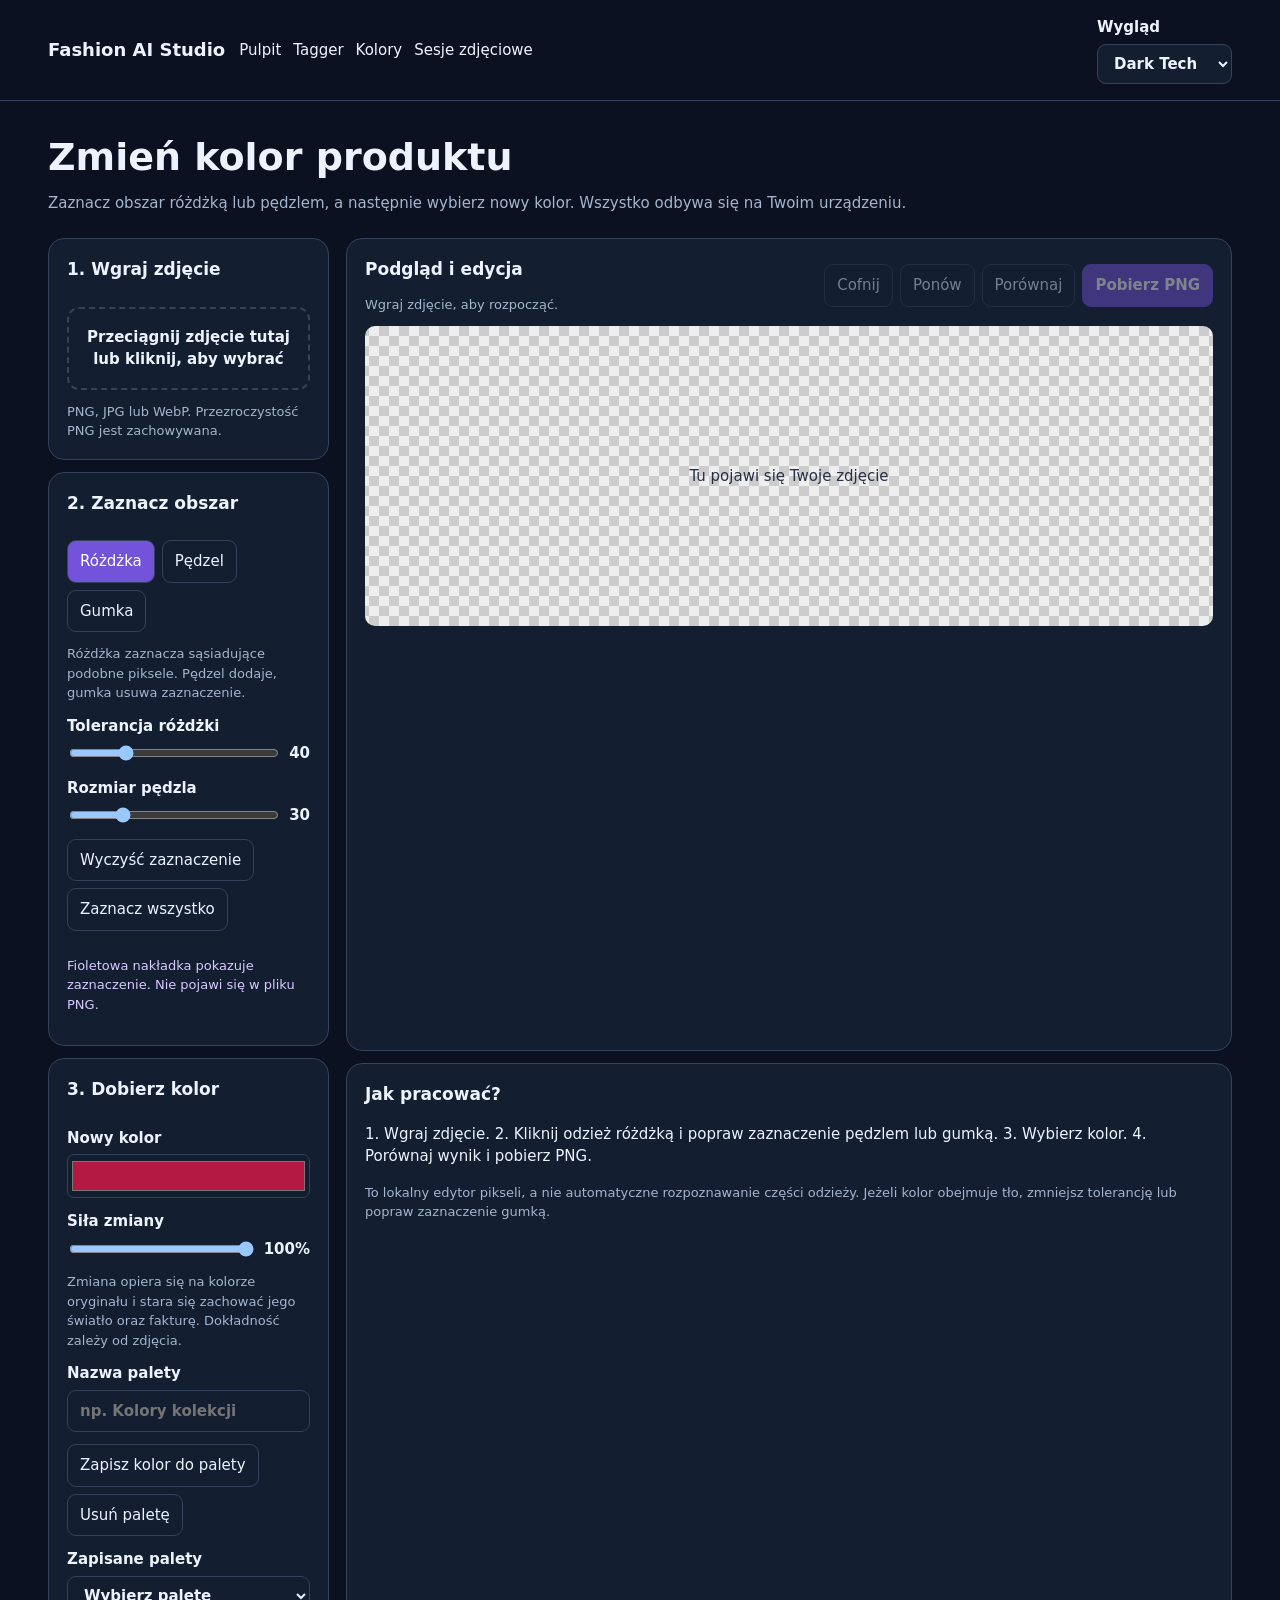
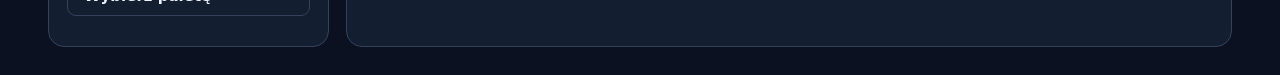
<file: apps/color-changer/index.html>
<!doctype html>
<html lang="pl" data-theme="dark-tech"><head><meta charset="utf-8"><meta name="viewport" content="width=device-width, initial-scale=1"><title>Zmiana koloru — Fashion AI Studio</title><link rel="stylesheet" href="../../shared/themes.css"><style>
:root{color-scheme:dark;--bg:#101524;--panel:#1b2335;--ink:#eff3ff;--muted:#a8b7ce;--line:#42516a;--accent:#8062ee}*{box-sizing:border-box}body{margin:0;background:var(--bg);color:var(--ink);font:15px/1.5 system-ui,sans-serif}header{padding:16px clamp(16px,4vw,48px);border-bottom:1px solid var(--line);display:flex;align-items:center;flex-wrap:wrap;gap:14px}header strong{font-size:18px}nav{display:flex;gap:12px;flex-wrap:wrap;flex:1}a{color:var(--ink);text-decoration:none}a:hover{text-decoration:underline}main{max-width:1450px;margin:auto;padding:28px clamp(16px,4vw,48px)}h1{margin:0;font-size:clamp(25px,4vw,38px)}h2{font-size:17px;margin:0 0 12px}.intro,.hint{color:var(--muted)}.intro{margin:6px 0 24px}.grid{display:grid;grid-template-columns:280px minmax(0,1fr);gap:18px}.panel{background:var(--panel);border:1px solid var(--line);border-radius:16px;padding:18px}.stack{display:grid;gap:12px}label{display:grid;gap:5px;font-weight:600}input,button,select{font:inherit}button,.upload,select,input[type=text],input[type=number]{border:1px solid var(--line);border-radius:9px;background:var(--panel);color:var(--ink);padding:9px 12px}button,.upload{cursor:pointer}button:hover,.upload:hover{filter:brightness(1.2)}button:focus-visible,input:focus-visible,select:focus-visible{outline:3px solid #a398ff;outline-offset:2px}button:disabled{opacity:.45;cursor:not-allowed}button.primary,.upload{background:#7353da;color:#fff;border-color:#7353da;font-weight:700}.tools,.row{display:flex;flex-wrap:wrap;gap:7px}.tools button[aria-pressed=true]{background:#7353da;color:#fff}.hint{font-size:13px;margin:0}.drop{display:block;text-align:center;border:2px dashed var(--line);border-radius:12px;padding:17px;cursor:pointer}.drop.drag{border-color:#ac9aff;background:#6655aa33}.canvas-wrap{position:relative;background:repeating-conic-gradient(#eee 0% 25%,#ccc 0% 50%) 50%/20px 20px;overflow:auto;border-radius:10px;min-height:300px;display:grid;place-items:center}.canvas-wrap canvas{max-width:100%;max-height:72vh;object-fit:contain;touch-action:none;display:block;cursor:crosshair}.empty{color:#273046;padding:32px;text-align:center}.compare{display:grid;grid-template-columns:1fr 1fr;gap:12px}.compare[hidden], [hidden]{display:none!important}.compare .canvas-wrap{min-height:200px}.compare canvas{max-height:56vh}.bar{display:flex;justify-content:space-between;align-items:center;flex-wrap:wrap;gap:8px;margin-bottom:12px}.toast{position:fixed;bottom:20px;right:20px;max-width:360px;background:#0d7149;color:white;border-radius:9px;padding:12px 16px;box-shadow:0 6px 20px #0005}.toast.error{background:#a52936}.swatches{display:flex;gap:7px;flex-wrap:wrap}.swatches button{width:36px;height:36px;padding:0;border:2px solid #fff9}.range-row{display:flex;align-items:center;gap:8px}.range-row input{flex:1;min-width:0}input[type=color]{height:44px;width:100%;padding:2px;border:1px solid var(--line);border-radius:7px;background:var(--panel)}.mask-note{font-size:13px;color:#d9caff} @media(max-width:780px){.grid{grid-template-columns:1fr}.compare{grid-template-columns:1fr}.canvas-wrap{min-height:220px}header nav{order:3;flex-basis:100%}}
</style></head><body><header><strong>Fashion AI Studio</strong><nav aria-label="Moduły"><a href="../dashboard/index.html">Pulpit</a><a href="../tagger/index.html">Tagger</a><a href="../color-changer/index.html" aria-current="page">Kolory</a><a href="../photoshoot/index.html">Sesje zdjęciowe</a></nav><label>Wygląd <select data-theme-switcher aria-label="Wybierz wygląd"><option value="dark-tech">Dark Tech</option><option value="luxury">Luxury</option><option value="cyber">Cyber</option><option value="minimal">Minimal</option><option value="enterprise">Enterprise</option></select></label></header><main><h1>Zmień kolor produktu</h1><p class="intro">Zaznacz obszar różdżką lub pędzlem, a następnie wybierz nowy kolor. Wszystko odbywa się na Twoim urządzeniu.</p><div class="grid"><aside class="stack"><section class="panel stack"><h2>1. Wgraj zdjęcie</h2><label class="drop" id="drop">Przeciągnij zdjęcie tutaj lub kliknij, aby wybrać<input id="file" type="file" accept="image/png,image/jpeg,image/webp" hidden></label><p class="hint">PNG, JPG lub WebP. Przezroczystość PNG jest zachowywana.</p></section><section class="panel stack"><h2>2. Zaznacz obszar</h2><div class="tools" role="group" aria-label="Narzędzie zaznaczania"><button type="button" data-tool="wand" aria-pressed="true">Różdżka</button><button type="button" data-tool="brush" aria-pressed="false">Pędzel</button><button type="button" data-tool="erase" aria-pressed="false">Gumka</button></div><p class="hint">Różdżka zaznacza sąsiadujące podobne piksele. Pędzel dodaje, gumka usuwa zaznaczenie.</p><label>Tolerancja różdżki <span class="range-row"><input id="tolerance" type="range" min="0" max="160" value="40"><output id="tolValue">40</output></span></label><label>Rozmiar pędzla <span class="range-row"><input id="size" type="range" min="2" max="120" value="30"><output id="sizeValue">30</output></span></label><div class="row"><button id="clearMask">Wyczyść zaznaczenie</button><button id="allMask">Zaznacz wszystko</button></div><p class="mask-note">Fioletowa nakładka pokazuje zaznaczenie. Nie pojawi się w pliku PNG.</p></section><section class="panel stack"><h2>3. Dobierz kolor</h2><label>Nowy kolor <input type="color" id="color" value="#b31942"></label><label>Siła zmiany <span class="range-row"><input id="strength" type="range" min="0" max="100" value="100"><output id="strengthValue">100%</output></span></label><p class="hint">Zmiana opiera się na kolorze oryginału i stara się zachować jego światło oraz fakturę. Dokładność zależy od zdjęcia.</p><label>Nazwa palety <input type="text" id="paletteName" maxlength="60" placeholder="np. Kolory kolekcji"></label><div class="row"><button id="savePalette">Zapisz kolor do palety</button><button id="deletePalette">Usuń paletę</button></div><label>Zapisane palety <select id="palettes"><option value="">Wybierz paletę</option></select></label><div id="swatches" class="swatches" aria-label="Kolory palety"></div></section></aside><section class="stack"><div class="panel"><div class="bar"><div><h2>Podgląd i edycja</h2><p class="hint" id="status" role="status">Wgraj zdjęcie, aby rozpocząć.</p></div><div class="row"><button id="undo" disabled>Cofnij</button><button id="redo" disabled>Ponów</button><button id="compare" disabled>Porównaj</button><button id="download" class="primary" disabled>Pobierz PNG</button></div></div><div id="single" class="canvas-wrap"><span id="empty" class="empty">Tu pojawi się Twoje zdjęcie</span><canvas id="canvas" hidden aria-label="Obraz do zaznaczenia i zmiany koloru"></canvas></div><div id="comparison" class="compare" hidden><div><h2>Oryginał</h2><div class="canvas-wrap"><canvas id="original"></canvas></div></div><div><h2>Po zmianie</h2><div class="canvas-wrap"><canvas id="result"></canvas></div></div><p class="hint">Aby dalej zaznaczać obszary, wróć do edycji.</p></div></div><div class="panel"><h2>Jak pracować?</h2><p>1. Wgraj zdjęcie. 2. Kliknij odzież różdżką i popraw zaznaczenie pędzlem lub gumką. 3. Wybierz kolor. 4. Porównaj wynik i pobierz PNG.</p><p class="hint">To lokalny edytor pikseli, a nie automatyczne rozpoznawanie części odzieży. Jeżeli kolor obejmuje tło, zmniejsz tolerancję lub popraw zaznaczenie gumką.</p></div></section></div></main><div class="toast" id="toast" role="status" hidden></div><script src="../../shared/theme-switcher.js"></script><script>
(()=>{'use strict';
// Stan obrazu i zaznaczenia jest przechowywany lokalnie w pamięci strony.
const $=id=>document.getElementById(id), canvas=$('canvas'), ctx=canvas.getContext('2d',{willReadFrequently:true}), off=document.createElement('canvas'), octx=off.getContext('2d',{willReadFrequently:true});
let source=null, mask=null, tool='wand', drawing=false, last=null, undo=[],redo=[], restoring=false, comparison=false, lastColor=$('color').value,lastStrength=100, timer;
function toast(message,error=false){const t=$('toast');t.textContent=message;t.classList.toggle('error',error);t.hidden=false;clearTimeout(timer);timer=setTimeout(()=>t.hidden=true,4000)}
function updateButtons(){const ready=!!source;$('undo').disabled=!undo.length;$('redo').disabled=!redo.length;$('download').disabled=!ready;$('compare').disabled=!ready}
function state(){return {mask:mask?mask.slice():null,color:$('color').value,strength:$('strength').value}}
function snapshot(){if(!source||restoring)return;undo.push(state());if(undo.length>20)undo.shift();redo=[];updateButtons()}
function applyState(s){restoring=true;mask=s.mask.slice();$('color').value=s.color;$('strength').value=s.strength;lastColor=s.color;lastStrength=Number(s.strength);$('strengthValue').textContent=s.strength+'%';render();restoring=false}
function doUndo(){if(!undo.length)return;redo.push(state());applyState(undo.pop());updateButtons()}
function doRedo(){if(!redo.length)return;undo.push(state());applyState(redo.pop());updateButtons()}
// Zmiana barwy w HSL z zachowaniem składowej jasności oryginału.
function rgbToHsl(r,g,b){r/=255;g/=255;b/=255;const max=Math.max(r,g,b),min=Math.min(r,g,b),l=(max+min)/2,d=max-min;let h=0,s=0;if(d){s=d/(1-Math.abs(2*l-1));switch(max){case r:h=((g-b)/d)%6;break;case g:h=(b-r)/d+2;break;default:h=(r-g)/d+4}h=(h*60+360)%360}return [h,s,l]}
function hslToRgb(h,s,l){const c=(1-Math.abs(2*l-1))*s,x=c*(1-Math.abs((h/60)%2-1)),m=l-c/2;let p=h<60?[c,x,0]:h<120?[x,c,0]:h<180?[0,c,x]:h<240?[0,x,c]:h<300?[x,0,c]:[c,0,x];return p.map(v=>Math.round((v+m)*255))}
function render(){if(!source)return;const output=new ImageData(new Uint8ClampedArray(source.data),source.width,source.height),d=output.data, hex=$('color').value, rgb=[1,3,5].map(i=>parseInt(hex.slice(i,i+2),16)), [h,s]=rgbToHsl(...rgb), amount=Number($('strength').value)/100;for(let i=0;i<mask.length;i++){if(!mask[i])continue;const p=i*4,[,,l]=rgbToHsl(source.data[p],source.data[p+1],source.data[p+2]);const n=hslToRgb(h,s,l);for(let j=0;j<3;j++)d[p+j]=Math.round(source.data[p+j]*(1-amount)+n[j]*amount)}octx.putImageData(output,0,0);ctx.putImageData(output,0,0);if(!comparison){const overlay=ctx.createImageData(source.width,source.height);for(let i=0;i<mask.length;i++)if(mask[i]){const p=i*4;overlay.data[p]=131;overlay.data[p+1]=77;overlay.data[p+2]=255;overlay.data[p+3]=65}ctx.putImageData(overlay,0,0);ctx.globalCompositeOperation='destination-over';ctx.putImageData(output,0,0);ctx.globalCompositeOperation='source-over';/* putImageData nie respektuje composite; nakładka poniżej */ctx.putImageData(output,0,0);const mc=document.createElement('canvas');mc.width=source.width;mc.height=source.height;mc.getContext('2d').putImageData(overlay,0,0);ctx.drawImage(mc,0,0)}if(comparison){$('result').getContext('2d').putImageData(output,0,0)}}
async function loadFile(file){if(!file)return;if(!/^image\/(png|jpeg|webp)$/.test(file.type)){toast('Wybierz plik PNG, JPG lub WebP.',true);return}try{const url=URL.createObjectURL(file),img=new Image();await new Promise((res,rej)=>{img.onload=res;img.onerror=rej;img.src=url});URL.revokeObjectURL(url);const scale=Math.min(1,1600/Math.max(img.naturalWidth,img.naturalHeight));const w=Math.max(1,Math.round(img.naturalWidth*scale)),h=Math.max(1,Math.round(img.naturalHeight*scale));canvas.width=off.width=w;canvas.height=off.height=h;ctx.drawImage(img,0,0,w,h);source=ctx.getImageData(0,0,w,h);mask=new Uint8Array(w*h);undo=[];redo=[];comparison=false;$('single').hidden=false;$('comparison').hidden=true;$('compare').textContent='Porównaj';$('empty').hidden=true;canvas.hidden=false;$('status').textContent=`${file.name} · ${w} × ${h} px${scale<1?' · obraz dopasowany do edycji':''}`;render();updateButtons();toast('Zdjęcie wczytane. Zaznacz obszar do zmiany koloru.')}catch(e){toast('Nie udało się otworzyć obrazu.',true)}}
function coords(ev){const r=canvas.getBoundingClientRect();return {x:Math.max(0,Math.min(canvas.width-1,Math.floor((ev.clientX-r.left)*canvas.width/r.width))),y:Math.max(0,Math.min(canvas.height-1,Math.floor((ev.clientY-r.top)*canvas.height/r.height)))}}
function flood(x,y){const w=source.width,h=source.height,start=y*w+x,d=source.data,p=start*4;if(!d[p+3])return;const threshold=Number($('tolerance').value),visited=new Uint8Array(w*h),queue=new Int32Array(w*h);let head=0,tail=0;queue[tail++]=start;visited[start]=1;while(head<tail){const i=queue[head++],q=i*4;if(!d[q+3]||Math.max(Math.abs(d[q]-d[p]),Math.abs(d[q+1]-d[p+1]),Math.abs(d[q+2]-d[p+2]))>threshold)continue;mask[i]=1;const xx=i%w,yy=(i/w)|0;for(const n of [xx>0?i-1:-1,xx<w-1?i+1:-1,yy>0?i-w:-1,yy<h-1?i+w:-1])if(n>=0&&!visited[n]){visited[n]=1;queue[tail++]=n}}}
function paint(a,b){const r=Number($('size').value)/2,dx=b.x-a.x,dy=b.y-a.y,steps=Math.max(1,Math.ceil(Math.hypot(dx,dy)/Math.max(1,r/2))),w=source.width,h=source.height;for(let n=0;n<=steps;n++){const cx=a.x+dx*n/steps,cy=a.y+dy*n/steps;for(let y=Math.max(0,Math.floor(cy-r));y<=Math.min(h-1,Math.ceil(cy+r));y++)for(let x=Math.max(0,Math.floor(cx-r));x<=Math.min(w-1,Math.ceil(cx+r));x++)if((x-cx)**2+(y-cy)**2<=r*r&&source.data[(y*w+x)*4+3])mask[y*w+x]=tool==='erase'?0:1}}
canvas.addEventListener('pointerdown',e=>{if(!source||comparison)return;e.preventDefault();snapshot();const p=coords(e);if(tool==='wand'){flood(p.x,p.y);render();return}drawing=true;last=p;canvas.setPointerCapture(e.pointerId);paint(p,p);render()});canvas.addEventListener('pointermove',e=>{if(!drawing)return;const p=coords(e);paint(last,p);last=p;render()});canvas.addEventListener('pointerup',()=>{drawing=false});canvas.addEventListener('pointercancel',()=>{drawing=false});
document.querySelectorAll('[data-tool]').forEach(b=>b.addEventListener('click',()=>{tool=b.dataset.tool;document.querySelectorAll('[data-tool]').forEach(x=>x.setAttribute('aria-pressed',String(x===b)))}));$('file').addEventListener('change',e=>{loadFile(e.target.files[0]);e.target.value=''});const drop=$('drop');for(const event of ['dragenter','dragover'])drop.addEventListener(event,e=>{e.preventDefault();drop.classList.add('drag')});for(const event of ['dragleave','drop'])drop.addEventListener(event,e=>{e.preventDefault();drop.classList.remove('drag')});drop.addEventListener('drop',e=>loadFile(e.dataTransfer.files[0]));
$('clearMask').onclick=()=>{if(!source)return;snapshot();mask.fill(0);render()};$('allMask').onclick=()=>{if(!source)return;snapshot();for(let i=0;i<mask.length;i++)mask[i]=source.data[i*4+3]?1:0;render()};$('undo').onclick=doUndo;$('redo').onclick=doRedo;document.addEventListener('keydown',e=>{if((e.ctrlKey||e.metaKey)&&e.key.toLowerCase()==='z'){e.preventDefault();e.shiftKey?doRedo():doUndo()}else if((e.ctrlKey||e.metaKey)&&e.key.toLowerCase()==='y'){e.preventDefault();doRedo()}});
$('color').addEventListener('input',()=>{if(!source){lastColor=$('color').value;return}if(lastColor!==$('color').value){const next=$('color').value;$('color').value=lastColor;snapshot();$('color').value=next;lastColor=next}render()});$('strength').addEventListener('input',()=>{$('strengthValue').textContent=$('strength').value+'%';if(source){const next=$('strength').value;if(Number(next)!==lastStrength){$('strength').value=lastStrength;snapshot();$('strength').value=next;lastStrength=Number(next)}render()}});for(const id of ['tolerance','size'])$(id).addEventListener('input',()=>$(id==='size'?'sizeValue':'tolValue').textContent=$(id).value);
$('compare').onclick=()=>{if(!source)return;comparison=!comparison;$('single').hidden=comparison;$('comparison').hidden=!comparison;$('compare').textContent=comparison?'Wróć do edycji':'Porównaj';if(comparison){for(const id of ['original','result']){$(id).width=source.width;$(id).height=source.height}$('original').getContext('2d').putImageData(source,0,0)}render()};$('download').onclick=()=>{if(!source)return;try{off.toBlob(blob=>{if(!blob){toast('Nie udało się utworzyć pliku.',true);return}const a=document.createElement('a'),url=URL.createObjectURL(blob);a.href=url;a.download='zmieniony-kolor.png';a.click();setTimeout(()=>URL.revokeObjectURL(url),3000)},'image/png')}catch(e){toast('Nie udało się pobrać PNG.',true)}};
const key='fashion-ai-studio-palettes-v1';function getPalettes(){try{return JSON.parse(localStorage.getItem(key)||'{}')}catch(e){return {}}}function showPalettes(selected=''){const p=getPalettes(),el=$('palettes');el.replaceChildren(new Option('Wybierz paletę',''));Object.keys(p).sort().forEach(name=>el.add(new Option(name,name)));if(p[selected])el.value=selected;showSwatches()}function showSwatches(){const box=$('swatches');box.replaceChildren();const arr=getPalettes()[$('palettes').value]||[];arr.forEach(hex=>{const b=document.createElement('button');b.style.background=hex;b.title=hex;b.setAttribute('aria-label','Użyj koloru '+hex);b.onclick=()=>{if(source)snapshot();$('color').value=hex;lastColor=hex;render()};box.append(b)})}$('palettes').onchange=()=>{if($('palettes').value)$('paletteName').value=$('palettes').value;showSwatches()};$('savePalette').onclick=()=>{const name=$('paletteName').value.trim();if(!name){toast('Wpisz nazwę palety.',true);return}try{const p=getPalettes();if(!Array.isArray(p[name]))p[name]=[];if(!p[name].includes($('color').value))p[name].push($('color').value);localStorage.setItem(key,JSON.stringify(p));showPalettes(name);toast('Zapisano kolor w palecie.')}catch(e){toast('Nie udało się zapisać palety w przeglądarce.',true)}};$('deletePalette').onclick=()=>{const name=$('palettes').value;if(!name){toast('Wybierz paletę do usunięcia.',true);return}if(!confirm(`Usunąć paletę „${name}”?`))return;try{const p=getPalettes();delete p[name];localStorage.setItem(key,JSON.stringify(p));showPalettes();toast('Paleta usunięta.')}catch(e){toast('Nie udało się usunąć palety.',true)}};showPalettes();updateButtons();})();</script></body></html>
</file>
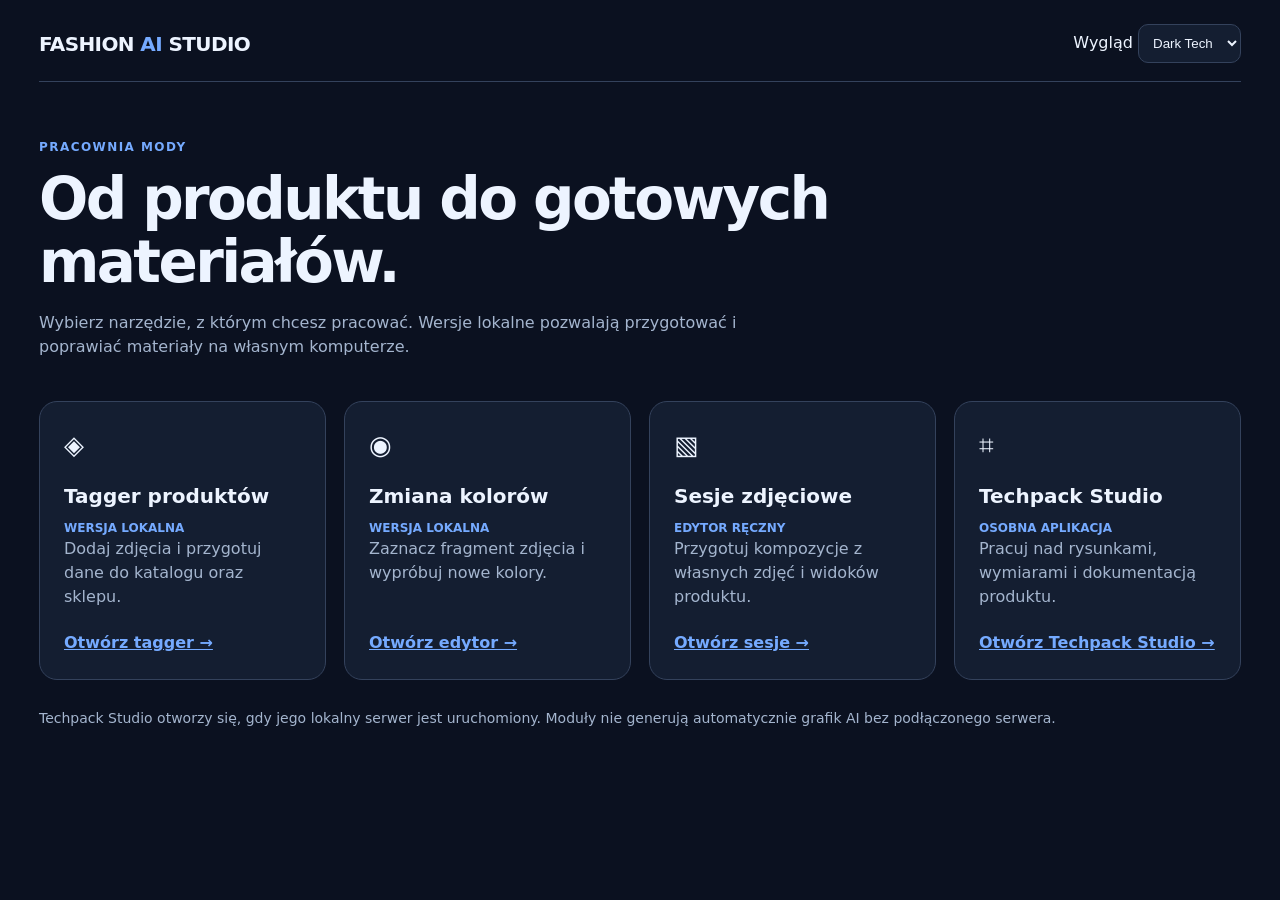
<file: apps/dashboard/index.html>
<!doctype html><html lang="pl"><head><meta charset="utf-8"><meta name="viewport" content="width=device-width,initial-scale=1"><title>Fashion AI Studio</title><link rel="stylesheet" href="../../shared/themes.css"><script defer src="../../shared/theme-switcher.js"></script><style>
*{box-sizing:border-box}body{margin:0;background:var(--bg);color:var(--text);font:16px/1.5 system-ui,sans-serif}.wrap{max-width:1250px;margin:auto;padding:24px}header{display:flex;align-items:center;justify-content:space-between;gap:20px;border-bottom:1px solid var(--border);padding-bottom:18px;flex-wrap:wrap}.brand{font-weight:800;font-size:20px;letter-spacing:-.03em}.brand span{color:var(--accent)}select{background:var(--surface);color:var(--text);border:1px solid var(--border);border-radius:10px;padding:10px}main{padding:56px 0}h1{font-size:clamp(32px,5vw,58px);line-height:1.08;max-width:800px;margin:12px 0 18px;letter-spacing:-.045em}.eyebrow{color:var(--accent);font-weight:700;letter-spacing:.12em;font-size:12px;text-transform:uppercase}.lead{color:var(--muted);max-width:700px}.grid{display:grid;grid-template-columns:repeat(auto-fit,minmax(min(100%,260px),1fr));gap:18px;margin-top:42px}.card{background:var(--surface);border:1px solid var(--border);border-radius:18px;padding:24px;display:flex;flex-direction:column;min-height:230px}.card h2{font-size:20px;margin:16px 0 8px}.card p{color:var(--muted);margin:0 0 22px}.icon{font-size:26px}.status{font-size:12px;color:var(--accent);font-weight:700;text-transform:uppercase}.card a{color:var(--accent);font-weight:700;margin-top:auto}.note{margin-top:28px;color:var(--muted);font-size:14px}a:focus-visible,select:focus-visible{outline:3px solid var(--accent);outline-offset:3px}
</style></head><body><div class="wrap"><header><div class="brand">FASHION <span>AI</span> STUDIO</div><label>Wygląd <select data-theme-switcher aria-label="Wybierz skórkę"><option value="dark-tech">Dark Tech</option><option value="luxury">Luxury</option><option value="cyber">Cyber</option><option value="minimal">Minimal</option><option value="enterprise">Enterprise</option></select></label></header><main><div class="eyebrow">Pracownia mody</div><h1>Od produktu do gotowych materiałów.</h1><p class="lead">Wybierz narzędzie, z którym chcesz pracować. Wersje lokalne pozwalają przygotować i poprawiać materiały na własnym komputerze.</p><div class="grid"><article class="card"><div class="icon">◈</div><h2>Tagger produktów</h2><span class="status">Wersja lokalna</span><p>Dodaj zdjęcia i przygotuj dane do katalogu oraz sklepu.</p><a href="../tagger/index.html">Otwórz tagger →</a></article><article class="card"><div class="icon">◉</div><h2>Zmiana kolorów</h2><span class="status">Wersja lokalna</span><p>Zaznacz fragment zdjęcia i wypróbuj nowe kolory.</p><a href="../color-changer/index.html">Otwórz edytor →</a></article><article class="card"><div class="icon">▧</div><h2>Sesje zdjęciowe</h2><span class="status">Edytor ręczny</span><p>Przygotuj kompozycje z własnych zdjęć i widoków produktu.</p><a href="../photoshoot/index.html">Otwórz sesje →</a></article><article class="card"><div class="icon">⌗</div><h2>Techpack Studio</h2><span class="status">Osobna aplikacja</span><p>Pracuj nad rysunkami, wymiarami i dokumentacją produktu.</p><a href="http://localhost:8080/">Otwórz Techpack Studio →</a></article></div><p class="note">Techpack Studio otworzy się, gdy jego lokalny serwer jest uruchomiony. Moduły nie generują automatycznie grafik AI bez podłączonego serwera.</p></main></div></body></html>
</file>
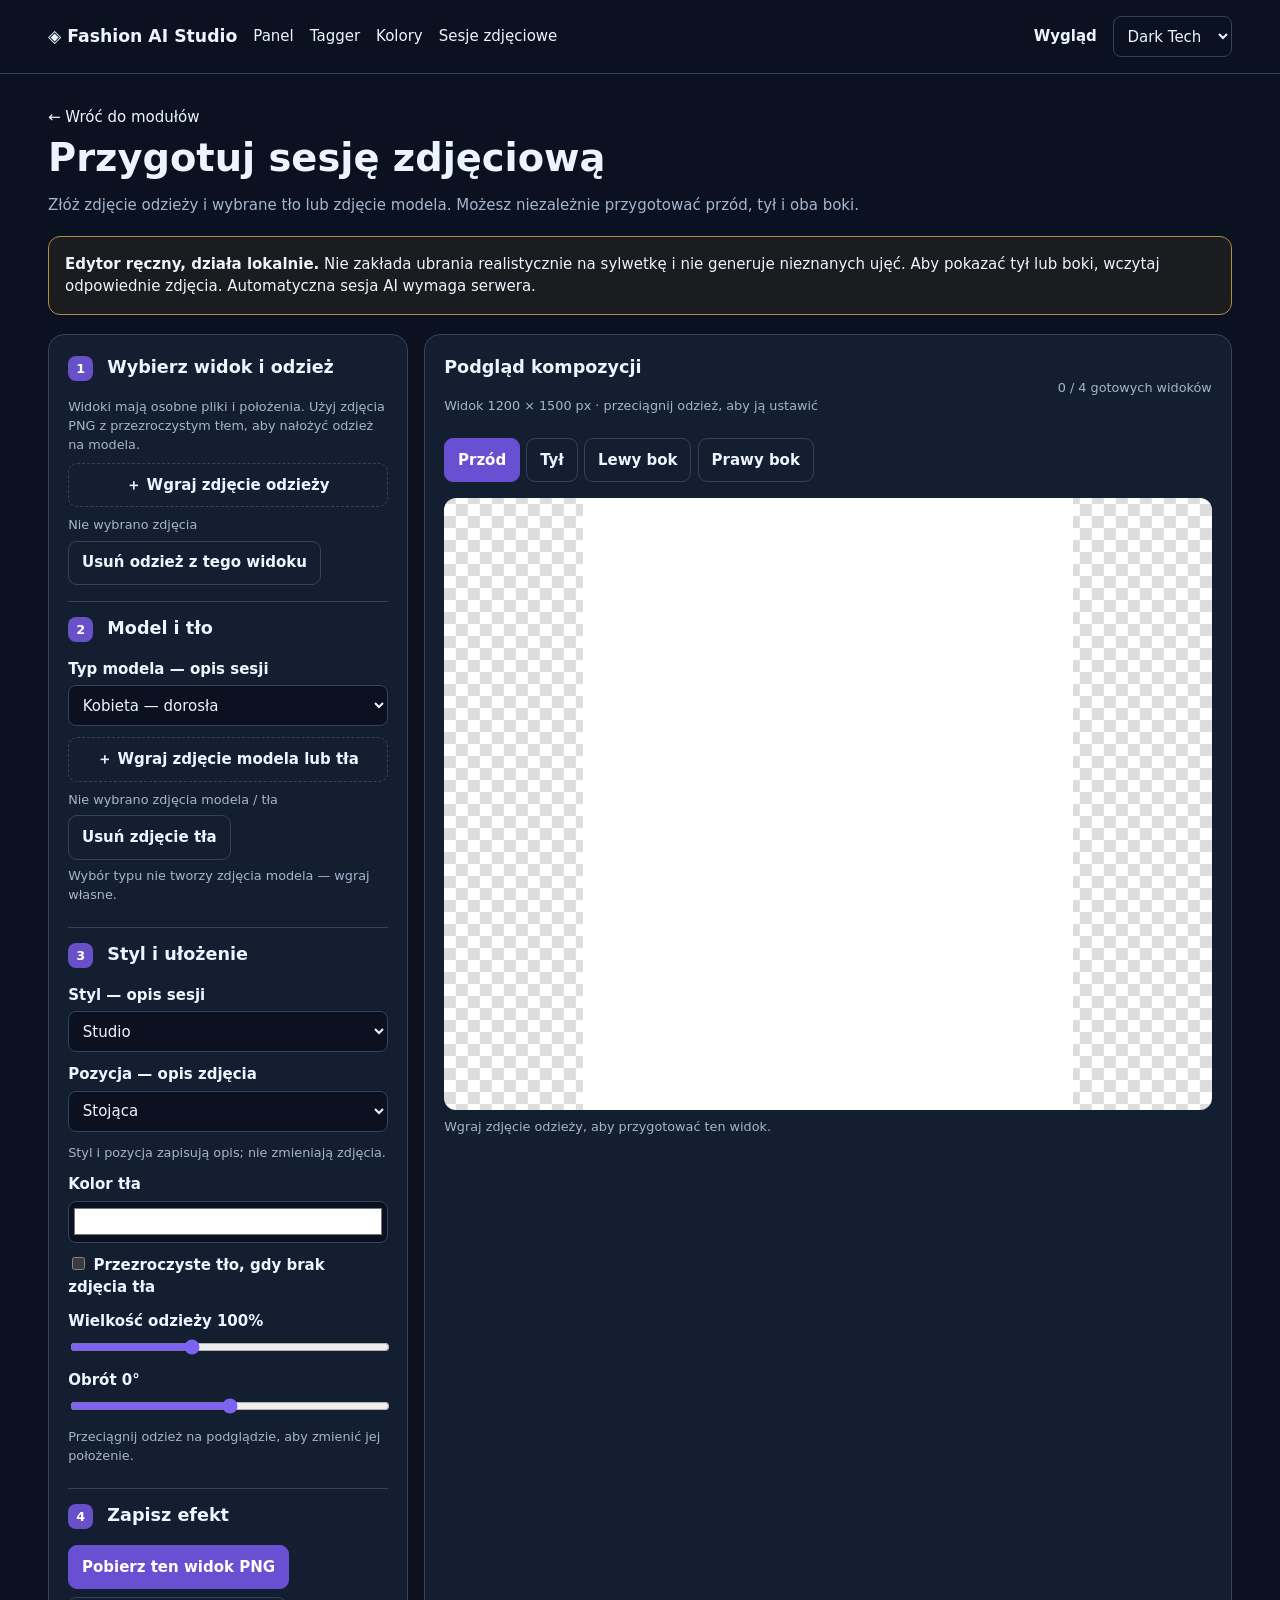
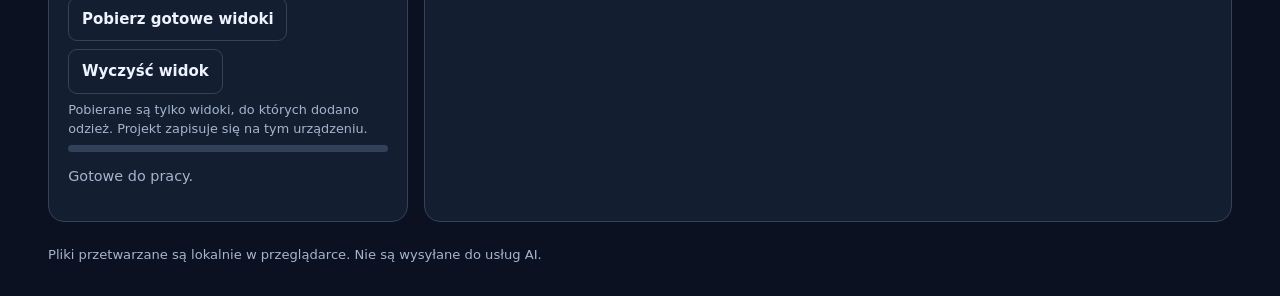
<file: apps/photoshoot/index.html>
<!doctype html>
<html lang="pl" data-theme="dark-tech">
<head>
  <meta charset="utf-8"><meta name="viewport" content="width=device-width,initial-scale=1">
  <title>Sesje zdjęciowe — Fashion AI Studio</title>
  <link rel="stylesheet" href="../../shared/themes.css">
  <style>
    *{box-sizing:border-box}body{margin:0;background:var(--bg,#0b1221);color:var(--text,#eff3fb);font:15px/1.5 system-ui,sans-serif}header{display:flex;align-items:center;gap:1rem;padding:1rem clamp(1rem,4vw,3rem);border-bottom:1px solid var(--border,#344057);flex-wrap:wrap}header a,.back{color:inherit;text-decoration:none}header strong{font-size:1.08rem}header nav{display:flex;gap:1rem;flex:1;flex-wrap:wrap}main{max-width:1440px;margin:auto;padding:2rem clamp(1rem,4vw,3rem)}h1{font-size:clamp(1.8rem,3vw,2.8rem);line-height:1.1;margin:.5rem 0}h2{font-size:1.1rem;margin:0 0 1rem}p{color:var(--muted,#acb9cf)}.intro{max-width:850px}.notice{border:1px solid #ac8e3c;background:#7a621c22;padding:1rem;border-radius:12px;color:var(--text,#fff);margin:1.2rem 0}.layout{display:grid;grid-template-columns:minmax(250px,360px) minmax(0,1fr);gap:1rem}.panel{border:1px solid var(--border,#344057);border-radius:16px;background:var(--surface,#141e30);padding:1.2rem;min-width:0}.steps{display:grid;gap:.8rem}.section{border-bottom:1px solid var(--border,#344057);padding-bottom:1rem}.section:last-child{border:0}.number{display:inline-grid;place-items:center;width:25px;height:25px;border-radius:8px;background:#6750c8;color:white;margin-right:.5rem;font-size:.8rem}.field{display:grid;gap:.3rem;margin:.7rem 0}label{font-weight:600}input,select,button{font:inherit}select,input[type=number],input[type=color]{width:100%;padding:.6rem;border-radius:8px;border:1px solid var(--border,#43516c);background:var(--bg,#10192a);color:var(--text,#fff)}input[type=color]{height:42px;padding:.15rem}input[type=range]{width:100%;accent-color:#7e62f2}button,.upload{border:1px solid var(--border,#52637c);border-radius:9px;background:var(--surface,#1c293f);color:var(--text,#fff);padding:.62rem .8rem;cursor:pointer;font-weight:650}button:hover,.upload:hover{filter:brightness(1.17)}button:focus-visible,select:focus-visible,input:focus-visible{outline:3px solid #9d8cff;outline-offset:2px}button.primary{background:#6950d2;color:#fff;border-color:#6950d2}button:disabled{opacity:.45;cursor:not-allowed}.upload{display:block;text-align:center;border-style:dashed;margin:.5rem 0}.upload.active{border-color:#a190ff;background:#7c61f133}.upload input{position:absolute;width:1px;height:1px;overflow:hidden;clip-path:inset(50%)}.fine{font-size:.8rem;color:var(--muted,#acb9cf);margin:.4rem 0}.preview-head{display:flex;align-items:center;justify-content:space-between;gap:.8rem;flex-wrap:wrap}.tabs{display:flex;gap:.4rem;flex-wrap:wrap;margin:1rem 0}.tabs button[aria-selected=true]{background:#6950d2;border-color:#6950d2;color:#fff}.canvas-wrap{display:grid;place-items:center;background:repeating-conic-gradient(#fff 0% 25%,#ddd 0% 50%) 50%/24px 24px;border-radius:12px;overflow:hidden;min-height:260px}canvas{display:block;max-width:100%;max-height:68vh;touch-action:none;cursor:move;object-fit:contain}.actions{display:flex;gap:.5rem;flex-wrap:wrap;margin-top:1rem}.status{min-height:1.5em;font-size:.9rem;color:var(--muted,#acb9cf)}.progress{height:7px;border-radius:5px;background:#33405a;overflow:hidden}.progress span{display:block;height:100%;background:#8a73ff;transition:width .2s}.done{color:#7ee2ac}footer{margin-top:1.4rem;color:var(--muted,#a9b8ce);font-size:.82rem}@media(max-width:820px){.layout{grid-template-columns:1fr}header nav{order:3;flex-basis:100%}main{padding-top:1.2rem}}
  </style>
</head>
<body>
<header><a href="../dashboard/index.html"><strong>◈ Fashion AI Studio</strong></a><nav aria-label="Moduły"><a href="../dashboard/index.html">Panel</a><a href="../tagger/index.html">Tagger</a><a href="../color-changer/index.html">Kolory</a><a href="index.html" aria-current="page">Sesje zdjęciowe</a></nav><label for="theme">Wygląd</label><select id="theme" data-theme-switcher style="width:auto"><option value="dark-tech">Dark Tech</option><option value="luxury">Luxury</option><option value="cyber">Cyber</option><option value="minimal">Minimal</option><option value="enterprise">Enterprise</option></select></header>
<main><a class="back" href="../dashboard/index.html">← Wróć do modułów</a><h1>Przygotuj sesję zdjęciową</h1><p class="intro">Złóż zdjęcie odzieży i wybrane tło lub zdjęcie modela. Możesz niezależnie przygotować przód, tył i oba boki.</p>
<div class="notice"><strong>Edytor ręczny, działa lokalnie.</strong> Nie zakłada ubrania realistycznie na sylwetkę i nie generuje nieznanych ujęć. Aby pokazać tył lub boki, wczytaj odpowiednie zdjęcia. Automatyczna sesja AI wymaga serwera.</div>
<div class="layout"><aside class="panel steps">
<section class="section"><h2><span class="number">1</span> Wybierz widok i odzież</h2><p class="fine">Widoki mają osobne pliki i położenia. Użyj zdjęcia PNG z przezroczystym tłem, aby nałożyć odzież na modela.</p><label class="upload" id="garment-drop">＋ Wgraj zdjęcie odzieży<input id="garment" type="file" accept="image/png,image/jpeg,image/webp"></label><div class="fine" id="garment-name">Nie wybrano zdjęcia</div><button type="button" id="remove-garment">Usuń odzież z tego widoku</button></section>
<section class="section"><h2><span class="number">2</span> Model i tło</h2><div class="field"><label for="model-type">Typ modela — opis sesji</label><select id="model-type"><option>Kobieta — dorosła</option><option>Kobieta — nastolatka</option><option>Mężczyzna — dorosły</option><option>Mężczyzna — nastolatek</option><option>Dziecko — dziewczynka</option><option>Dziecko — chłopiec</option></select></div><label class="upload" id="model-drop">＋ Wgraj zdjęcie modela lub tła<input id="model" type="file" accept="image/png,image/jpeg,image/webp"></label><div class="fine" id="model-name">Nie wybrano zdjęcia modela / tła</div><button type="button" id="remove-model">Usuń zdjęcie tła</button><p class="fine">Wybór typu nie tworzy zdjęcia modela — wgraj własne.</p></section>
<section class="section"><h2><span class="number">3</span> Styl i ułożenie</h2><div class="field"><label for="style">Styl — opis sesji</label><select id="style"><option>Studio</option><option>Lifestyle</option><option>Plener</option><option>Miejski</option></select></div><div class="field"><label for="pose">Pozycja — opis zdjęcia</label><select id="pose"><option>Stojąca</option><option>Naturalna</option><option>W ruchu</option><option>Siedząca</option></select></div><p class="fine">Styl i pozycja zapisują opis; nie zmieniają zdjęcia.</p><div class="field"><label for="background">Kolor tła</label><input type="color" id="background" value="#ffffff"></div><label><input id="transparent" type="checkbox"> Przezroczyste tło, gdy brak zdjęcia tła</label><div class="field"><label for="scale">Wielkość odzieży <span id="scale-value">100%</span></label><input id="scale" type="range" min="10" max="250" value="100"></div><div class="field"><label for="rotation">Obrót <span id="rotation-value">0°</span></label><input id="rotation" type="range" min="-180" max="180" value="0"></div><p class="fine">Przeciągnij odzież na podglądzie, aby zmienić jej położenie.</p></section>
<section><h2><span class="number">4</span> Zapisz efekt</h2><div class="actions"><button class="primary" type="button" id="export">Pobierz ten widok PNG</button><button type="button" id="export-all">Pobierz gotowe widoki</button><button type="button" id="clear-view">Wyczyść widok</button></div><p class="fine">Pobierane są tylko widoki, do których dodano odzież. Projekt zapisuje się na tym urządzeniu.</p><div class="progress" role="progressbar" aria-label="Zapis kompozycji" aria-valuemin="0" aria-valuemax="100" aria-valuenow="0"><span id="progress" style="width:0"></span></div><p class="status" id="status" role="status" aria-live="polite">Gotowe do pracy.</p></section>
</aside><section class="panel" aria-label="Podgląd sesji"><div class="preview-head"><div><h2>Podgląd kompozycji</h2><p class="fine">Widok 1200 × 1500 px · przeciągnij odzież, aby ją ustawić</p></div><span id="count" class="fine">0 / 4 gotowych widoków</span></div><div class="tabs" role="tablist" aria-label="Widoki produktu"><button role="tab" data-view="front">Przód</button><button role="tab" data-view="back">Tył</button><button role="tab" data-view="left">Lewy bok</button><button role="tab" data-view="right">Prawy bok</button></div><div class="canvas-wrap"><canvas id="canvas" width="1200" height="1500" aria-label="Podgląd kompozycji, położenie odzieży można regulować klawiszami strzałek" tabindex="0"></canvas></div><p id="view-help" class="fine">Wgraj zdjęcie odzieży, aby przygotować ten widok.</p></section></div>
<footer>Pliki przetwarzane są lokalnie w przeglądarce. Nie są wysyłane do usług AI.</footer></main><script src="../../shared/theme-switcher.js"></script>
<script>
(() => {
  'use strict';
  // Każdy widok posiada własne zdjęcia i transformację. Brak sztucznego uzupełniania boków.
  const key='fashion-studio-photoshoot-v1', names={front:'Przód',back:'Tył',left:'Lewy bok',right:'Prawy bok'};
  const fresh=()=>({garment:null,garmentName:'',model:null,modelName:'',x:.5,y:.5,scale:100,rotation:0,background:'#ffffff',transparent:false});
  const $=id=>document.getElementById(id), canvas=$('canvas'), ctx=canvas.getContext('2d');
  let data={views:Object.fromEntries(Object.keys(names).map(k=>[k,fresh()])),modelType:'Kobieta — dorosła',style:'Studio',pose:'Stojąca'}, current='front', images={garment:null,model:null}, loadVersion=0, drag=null, saveTimer;
  try{const saved=JSON.parse(localStorage.getItem(key));if(saved&&saved.views){for(const v of Object.keys(names))data.views[v]={...fresh(),...saved.views[v]};for(const k of ['modelType','style','pose'])if(saved[k])data[k]=saved[k]}}catch(e){console.warn('Nie udało się odczytać projektu',e)}
  const view=()=>data.views[current];
  function say(message,error=false){$('status').textContent=message;$('status').style.color=error?'#ff9b9b':''}
  function save(){clearTimeout(saveTimer);saveTimer=setTimeout(()=>{try{localStorage.setItem(key,JSON.stringify(data));say('Projekt zapisany na tym urządzeniu.')}catch(e){say('Brak miejsca na zapis projektu. Pobierz gotowe widoki PNG lub zmniejsz zdjęcia.',true)}},250)}
  function loadImage(src){return new Promise((resolve,reject)=>{if(!src)return resolve(null);const image=new Image();image.onload=()=>resolve(image);image.onerror=()=>reject(new Error('Nie można odczytać zdjęcia'));image.src=src})}
  async function switchView(id){current=id;const version=++loadVersion;syncControls();try{const [g,m]=await Promise.all([loadImage(view().garment),loadImage(view().model)]);if(version!==loadVersion)return;images={garment:g,model:m};draw()}catch(e){if(version===loadVersion)say(e.message,true)}}
  function syncControls(){const v=view();document.querySelectorAll('[data-view]').forEach(b=>b.setAttribute('aria-selected',String(b.dataset.view===current)));$('garment-name').textContent=v.garmentName||'Nie wybrano zdjęcia';$('model-name').textContent=v.modelName||'Nie wybrano zdjęcia modela / tła';$('scale').value=v.scale;$('scale-value').textContent=v.scale+'%';$('rotation').value=v.rotation;$('rotation-value').textContent=v.rotation+'°';$('background').value=v.background;$('transparent').checked=v.transparent;$('model-type').value=data.modelType;$('style').value=data.style;$('pose').value=data.pose;$('count').textContent=Object.values(data.views).filter(v=>v.garment).length+' / 4 gotowych widoków';$('view-help').textContent=v.garment?'Widok: '+names[current]+'. Przeciągnij odzież lub użyj strzałek na klawiaturze.':'Wgraj zdjęcie odzieży, aby przygotować ten widok.'}
  function fit(img,cover=false){const s=cover?Math.max(canvas.width/img.width,canvas.height/img.height):Math.min(canvas.width/img.width,canvas.height/img.height);return [img.width*s,img.height*s]}
  function draw(){const v=view();ctx.clearRect(0,0,canvas.width,canvas.height);if(!v.transparent||images.model){ctx.fillStyle=v.background;ctx.fillRect(0,0,canvas.width,canvas.height)}if(images.model){const [w,h]=fit(images.model,true);ctx.drawImage(images.model,(canvas.width-w)/2,(canvas.height-h)/2,w,h)}if(images.garment){const [w,h]=fit(images.garment);ctx.save();ctx.translate(v.x*canvas.width,v.y*canvas.height);ctx.rotate(v.rotation*Math.PI/180);ctx.scale(v.scale/100,v.scale/100);ctx.drawImage(images.garment,-w/2,-h/2,w,h);ctx.restore()}syncControls()}
  async function addFile(file,type){if(!file)return;if(!/^image\/(png|jpeg|webp)$/.test(file.type)){say('Wybierz zdjęcie PNG, JPG lub WebP.',true);return}if(file.size>15*1024*1024){say('Plik jest zbyt duży. Wybierz zdjęcie do 15 MB.',true);return}const id=current;try{say('Wczytywanie zdjęcia…');const src=await new Promise((resolve,reject)=>{const reader=new FileReader();reader.onload=()=>resolve(reader.result);reader.onerror=()=>reject(new Error('Nie udało się wczytać pliku.'));reader.readAsDataURL(file)});await loadImage(src);data.views[id][type]=src;data.views[id][type+'Name']=file.name;save();if(current===id)await switchView(id);say('Zdjęcie dodane do widoku: '+names[id]+'.')}catch(e){say(e.message,true)}}
  for(const type of ['garment','model']){const input=$(type),drop=$(type+'-drop');input.addEventListener('change',e=>{addFile(e.target.files[0],type);input.value=''});for(const evt of ['dragenter','dragover'])drop.addEventListener(evt,e=>{e.preventDefault();drop.classList.add('active')});for(const evt of ['dragleave','drop'])drop.addEventListener(evt,e=>{e.preventDefault();drop.classList.remove('active')});drop.addEventListener('drop',e=>addFile(e.dataTransfer.files[0],type));$('remove-'+type).addEventListener('click',()=>{view()[type]=null;view()[type+'Name']='';save();switchView(current)})}
  document.querySelectorAll('[data-view]').forEach(b=>b.addEventListener('click',()=>switchView(b.dataset.view)));
  for(const id of ['scale','rotation','background','transparent'])$(id).addEventListener('input',e=>{view()[id]=id==='transparent'?e.target.checked:id==='background'?e.target.value:Number(e.target.value);draw();save()});for(const [id,k] of [['model-type','modelType'],['style','style'],['pose','pose']])$(id).addEventListener('change',e=>{data[k]=e.target.value;save()});
  function point(e){const r=canvas.getBoundingClientRect();return {x:(e.clientX-r.left)/r.width,y:(e.clientY-r.top)/r.height}}
  canvas.addEventListener('pointerdown',e=>{if(!images.garment)return;const p=point(e);drag={dx:p.x-view().x,dy:p.y-view().y};canvas.setPointerCapture(e.pointerId)});canvas.addEventListener('pointermove',e=>{if(!drag)return;const p=point(e);view().x=Math.max(-1,Math.min(2,p.x-drag.dx));view().y=Math.max(-1,Math.min(2,p.y-drag.dy));draw()});canvas.addEventListener('pointerup',()=>{if(drag){drag=null;save()}});canvas.addEventListener('pointercancel',()=>{drag=null;save()});canvas.addEventListener('keydown',e=>{if(!images.garment||!['ArrowUp','ArrowDown','ArrowLeft','ArrowRight'].includes(e.key))return;e.preventDefault();const delta=e.shiftKey?.025:.005;if(e.key==='ArrowUp')view().y-=delta;if(e.key==='ArrowDown')view().y+=delta;if(e.key==='ArrowLeft')view().x-=delta;if(e.key==='ArrowRight')view().x+=delta;draw();save()});
  function download(name){const a=document.createElement('a');a.download='sesja-'+name+'.png';a.href=canvas.toDataURL('image/png');a.click()}
  $('export').addEventListener('click',()=>{if(!view().garment){say('Najpierw wgraj zdjęcie odzieży do tego widoku.',true);return}try{download(current);say('Pobrano widok: '+names[current]+'.')}catch(e){say('Nie udało się wyeksportować widoku.',true)}});
  $('export-all').addEventListener('click',async()=>{const ready=Object.keys(names).filter(k=>data.views[k].garment);if(!ready.length){say('Najpierw wgraj zdjęcie odzieży.',true);return}const original=current;try{for(let i=0;i<ready.length;i++){await switchView(ready[i]);download(ready[i]);const pct=Math.round((i+1)/ready.length*100);$('progress').style.width=pct+'%';document.querySelector('[role=progressbar]').setAttribute('aria-valuenow',pct);say('Pobrano '+(i+1)+' z '+ready.length+' gotowych widoków.')}await switchView(original)}catch(e){say('Nie udało się pobrać wszystkich widoków.',true);await switchView(original)}});
  $('clear-view').addEventListener('click',()=>{if(!confirm('Wyczyścić zdjęcia i ustawienia tego widoku?'))return;data.views[current]=fresh();save();switchView(current)});switchView(current);
})();
</script></body></html>
</file>
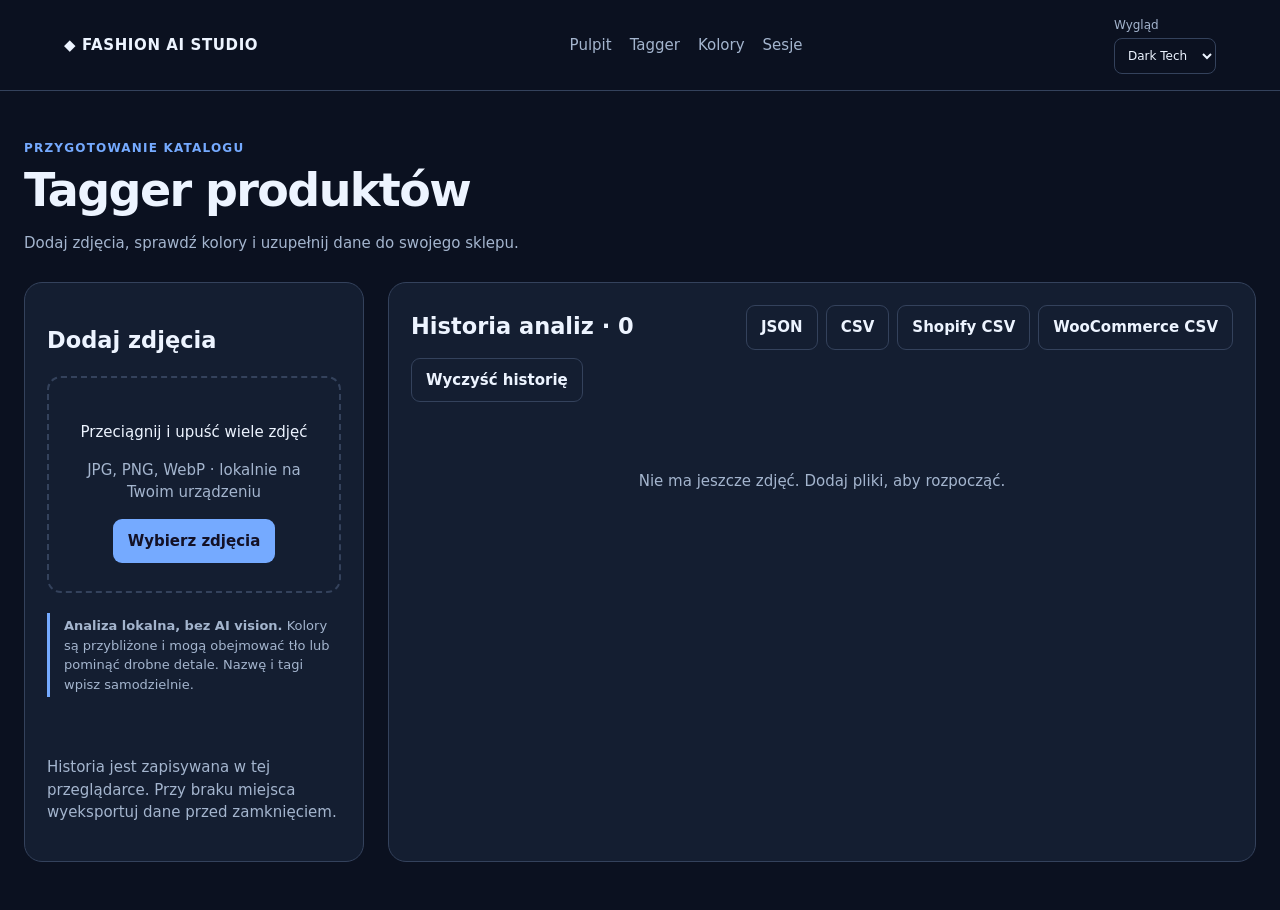
<file: apps/tagger/index.html>
<!doctype html>
<html lang="pl"><head><meta charset="utf-8"><meta name="viewport" content="width=device-width,initial-scale=1"><title>Tagger produktów · Fashion AI Studio</title>
<link rel="stylesheet" href="../../shared/themes.css"><script defer src="../../shared/theme-switcher.js"></script>
<style>
:root{color-scheme:dark;--bg:#0d1220;--panel:#171f31;--ink:#edf2ff;--muted:#a9b4ca;--line:#34405a;--accent:#9882f9}*{box-sizing:border-box}body{margin:0;background:var(--bg);color:var(--ink);font:15px/1.5 system-ui,sans-serif}header{display:flex;justify-content:space-between;align-items:center;gap:20px;padding:16px clamp(20px,5vw,72px);border-bottom:1px solid var(--line);flex-wrap:wrap}.brand{font-weight:800;letter-spacing:.04em;color:var(--ink);text-decoration:none}nav{display:flex;gap:18px;flex-wrap:wrap}nav a{color:var(--muted);text-decoration:none}nav a:hover{color:var(--ink)}main{max-width:1320px;margin:auto;padding:48px 24px}h1{font-size:clamp(30px,4vw,46px);line-height:1.12;letter-spacing:-.035em;margin:8px 0}.lead,.muted{color:var(--muted)}.badge{font-size:12px;text-transform:uppercase;color:var(--accent);letter-spacing:.1em;font-weight:700}.layout{display:grid;grid-template-columns:minmax(270px,340px) 1fr;gap:24px;margin-top:28px}.panel{background:var(--panel);border:1px solid var(--line);border-radius:18px;padding:22px;min-width:0}.drop{border:2px dashed var(--line);border-radius:14px;padding:28px 16px;text-align:center;transition:.2s}.drop.active,.drop:hover{border-color:var(--accent);background:#9882f911}.button,button{border:1px solid var(--line);border-radius:9px;background:transparent;color:var(--ink);font:inherit;font-weight:650;padding:10px 14px;cursor:pointer;transition:transform .12s,border-color .12s}button:hover,.button:hover{border-color:var(--accent)}button:active{transform:scale(.98)}button:disabled{opacity:.45;cursor:not-allowed}.primary{background:var(--accent);color:#131126;border-color:transparent}.toolbar{display:flex;gap:8px;align-items:center;flex-wrap:wrap}.toolbar h2{margin:0 auto 0 0}.note{border-left:3px solid var(--accent);padding:3px 0 3px 14px;color:var(--muted);font-size:13px;margin:20px 0}.results{display:grid;grid-template-columns:repeat(auto-fill,minmax(245px,1fr));gap:14px;margin-top:18px}.card{border:1px solid var(--line);border-radius:14px;overflow:hidden;background:var(--bg)}.card img{display:block;width:100%;height:180px;object-fit:contain;background:#f4f4f4}.card-body{padding:14px;display:grid;gap:10px}.card input,.card textarea,select{width:100%;background:var(--bg);color:var(--ink);border:1px solid var(--line);border-radius:8px;padding:9px;font:inherit}label{font-size:12px;color:var(--muted);display:grid;gap:4px}.swatches{display:flex;gap:6px;flex-wrap:wrap}.swatch{width:28px;height:28px;border:1px solid #ffffff77;border-radius:50%}.filename{overflow-wrap:anywhere;font-weight:700}.empty{padding:50px 20px;text-align:center;color:var(--muted)}.status{min-height:24px;color:var(--muted)}progress{width:100%;accent-color:var(--accent)}.toast{position:fixed;right:20px;bottom:20px;z-index:4;padding:12px 18px;background:#25334a;color:white;border-radius:10px;box-shadow:0 10px 30px #0008;max-width:90vw}.hidden{display:none!important}@media(max-width:760px){.layout{grid-template-columns:1fr}main{padding:30px 16px}header{padding:14px 18px}.toolbar h2{width:100%}}
</style></head><body><header><a class="brand" href="../dashboard/index.html">◆ FASHION AI STUDIO</a><nav aria-label="Moduły"><a href="../dashboard/index.html">Pulpit</a><a href="../tagger/index.html" aria-current="page">Tagger</a><a href="../color-changer/index.html">Kolory</a><a href="../photoshoot/index.html">Sesje</a></nav><label>Wygląd <select data-theme-switcher aria-label="Wybierz skórkę"><option value="dark-tech">Dark Tech</option><option value="luxury">Luxury</option><option value="cyber">Cyber</option><option value="minimal">Minimal</option><option value="enterprise">Enterprise</option></select></label></header>
<main><div class="badge">Przygotowanie katalogu</div><h1>Tagger produktów</h1><p class="lead">Dodaj zdjęcia, sprawdź kolory i uzupełnij dane do swojego sklepu.</p><div class="layout"><aside class="panel"><h2>Dodaj zdjęcia</h2><div id="drop" class="drop"><p>Przeciągnij i upuść wiele zdjęć</p><p class="muted">JPG, PNG, WebP · lokalnie na Twoim urządzeniu</p><button id="choose" class="primary" type="button">Wybierz zdjęcia</button><input id="files" type="file" accept="image/*" multiple hidden></div><p class="note"><strong>Analiza lokalna, bez AI vision.</strong> Kolory są przybliżone i mogą obejmować tło lub pominąć drobne detale. Nazwę i tagi wpisz samodzielnie.</p><p id="status" class="status" role="status"></p><progress id="progress" max="1" value="0" class="hidden"></progress><p class="muted">Historia jest zapisywana w tej przeglądarce. Przy braku miejsca wyeksportuj dane przed zamknięciem.</p></aside><section class="panel"><div class="toolbar"><h2>Historia analiz <span id="count"></span></h2><button id="json">JSON</button><button id="csv">CSV</button><button id="shopify">Shopify CSV</button><button id="woo">WooCommerce CSV</button><button id="clear">Wyczyść historię</button></div><div id="results" class="results"></div><div id="empty" class="empty">Nie ma jeszcze zdjęć. Dodaj pliki, aby rozpocząć.</div></section></div></main><div id="toast" class="toast hidden" role="status"></div>
<script>
// Dane zdjęć i metadane pozostają w przeglądarce; kolory są orientacyjną heurystyką.
const key='fashion-studio-tagger-history-v1', $=id=>document.getElementById(id);let items=[];try{const saved=JSON.parse(localStorage.getItem(key)||'[]');items=Array.isArray(saved)?saved:[]}catch(e){console.warn('Nie można odczytać historii',e)}
function toast(s){$('toast').textContent=s;$('toast').classList.remove('hidden');clearTimeout(toast.timer);toast.timer=setTimeout(()=>$('toast').classList.add('hidden'),4500)}
function save(){try{localStorage.setItem(key,JSON.stringify(items));return true}catch(e){toast('Brak miejsca na historię. Wyeksportuj dane — pozostaną na ekranie do zamknięcia.');return false}}
function el(tag,props={},text){const x=document.createElement(tag);Object.assign(x,props);if(text!==undefined)x.textContent=text;return x}
function label(text,node){let l=el('label',{},text);l.append(node);return l}
function render(){const root=$('results');root.replaceChildren();$('count').textContent='· '+items.length;$('empty').classList.toggle('hidden',items.length>0);for(const item of items){const card=el('article',{className:'card'}),img=el('img',{src:item.image,alt:'Zdjęcie produktu '+item.name}),body=el('div',{className:'card-body'}),name=el('div',{className:'filename'},item.file);body.append(name);const title=el('input',{value:item.name,placeholder:'Nazwa produktu'}),tags=el('input',{value:item.tags,placeholder:'np. polo, bawełna'}),description=el('textarea',{value:item.description,rows:2,placeholder:'Wpisz opis produktu'});for(const [node,field] of [[title,'name'],[tags,'tags'],[description,'description']])node.addEventListener('change',()=>{item[field]=node.value;save()});body.append(label('Nazwa produktu',title),label('Tagi (oddziel przecinkami)',tags),label('Opis',description));let colors=el('div',{className:'swatches'});for(const c of item.colors){const s=el('span',{className:'swatch',title:c});s.style.backgroundColor=c;colors.append(s)}body.append(label('Przybliżone kolory zdjęcia',colors),el('div',{className:'muted'},item.width+' × '+item.height+' px · '+new Date(item.date).toLocaleString('pl-PL')));const remove=el('button',{type:'button'},'Usuń z historii');remove.onclick=()=>{items=items.filter(i=>i.id!==item.id);save();render()};body.append(remove);card.append(img,body);root.append(card)}}
function decode(file){return new Promise((resolve,reject)=>{const reader=new FileReader();reader.onerror=()=>reject(new Error('Nie udało się odczytać pliku'));reader.onload=()=>{const img=new Image();img.onerror=()=>reject(new Error('Nieobsługiwany obraz'));img.onload=()=>resolve(img);img.src=reader.result};reader.readAsDataURL(file)})}
function analyze(img){const c=document.createElement('canvas'),scale=Math.min(1,512/Math.max(img.naturalWidth,img.naturalHeight));c.width=Math.max(1,Math.round(img.naturalWidth*scale));c.height=Math.max(1,Math.round(img.naturalHeight*scale));let ctx=c.getContext('2d',{willReadFrequently:true});ctx.drawImage(img,0,0,c.width,c.height);const d=ctx.getImageData(0,0,c.width,c.height).data, bins=new Map();for(let p=0;p<d.length;p+=16){if(d[p+3]<128)continue;const r=Math.min(255,Math.round(d[p]/32)*32),g=Math.min(255,Math.round(d[p+1]/32)*32),b=Math.min(255,Math.round(d[p+2]/32)*32);if(r>240&&g>240&&b>240)continue;let k='#'+[r,g,b].map(x=>x.toString(16).padStart(2,'0')).join('');bins.set(k,(bins.get(k)||0)+1)}const colors=[...bins.entries()].sort((a,b)=>b[1]-a[1]).slice(0,5).map(x=>x[0]);return {image:c.toDataURL('image/jpeg',.78),colors}}
let busy=false;async function addFiles(files){if(busy){toast('Poczekaj na zakończenie obecnego importu.');return}const all=[...files];if(!all.length)return;busy=true;$('progress').classList.remove('hidden');let ok=0;for(let i=0;i<all.length;i++){const file=all[i];$('status').textContent=`Analizuję zdjęcie ${i+1} z ${all.length}…`;$('progress').value=(i+1)/all.length;await new Promise(r=>setTimeout(r,0));try{if(!file.type.startsWith('image/'))throw Error('To nie jest zdjęcie');const img=await decode(file),a=analyze(img);items.unshift({id:Date.now()+'-'+Math.random().toString(36).slice(2),file:file.name,name:file.name.replace(/\.[^.]+$/,''),tags:'',description:'',image:a.image,colors:a.colors,width:img.naturalWidth,height:img.naturalHeight,date:new Date().toISOString()});ok++}catch(e){toast('Nie udało się wczytać '+file.name+': '+e.message)}}save();render();busy=false;$('progress').classList.add('hidden');$('status').textContent=`Wczytano ${ok} z ${all.length} zdjęć.`;$('files').value=''}
$('choose').onclick=()=>$('files').click();$('files').onchange=e=>addFiles(e.target.files);const drop=$('drop');for(const ev of ['dragenter','dragover'])drop.addEventListener(ev,e=>{e.preventDefault();drop.classList.add('active')});for(const ev of ['dragleave','drop'])drop.addEventListener(ev,e=>{e.preventDefault();drop.classList.remove('active')});drop.ondrop=e=>addFiles(e.dataTransfer.files);$('clear').onclick=()=>{if(!items.length)return;if(confirm('Usunąć całą historię analiz w tej przeglądarce?')){items=[];save();render();toast('Historia została wyczyszczona.')}};
function download(name,data,type){const url=URL.createObjectURL(new Blob([data],{type})),a=el('a',{href:url,download:name});document.body.append(a);a.click();a.remove();setTimeout(()=>URL.revokeObjectURL(url),1000)}
// Cytowanie i neutralizacja formuł chronią plik CSV otwierany w arkuszu.
function csvCell(v){let s=String(v??'');if(/^[\s]*[=+@\-\t\r]/.test(s))s="'"+s;return '"'+s.replace(/"/g,'""')+'"'}function csv(rows){return '\ufeff'+rows.map(row=>row.map(csvCell).join(',')).join('\r\n')}
function exportRows(mode){if(!items.length){toast('Najpierw dodaj zdjęcia.');return}let rows;if(mode==='shopify'){rows=[['Handle','Title','Body (HTML)','Vendor','Product Category','Type','Tags','Published','Status'],...items.map((x,i)=>['produkt-'+x.id,x.name,x.description,'','','',x.tags,'FALSE','draft'])]}else if(mode==='woo'){rows=[['Type','SKU','Name','Published','Description','Categories','Tags'],...items.map(x=>['simple','',x.name,'0',x.description,'',x.tags])]}else rows=[['Nazwa pliku','Nazwa produktu','Opis','Tagi','Kolory HEX','Szerokość px','Wysokość px','Data'],...items.map(x=>[x.file,x.name,x.description,x.tags,x.colors.join(' | '),x.width,x.height,x.date])];download('tagger-'+mode+'.csv',csv(rows),'text/csv;charset=utf-8');if(mode==='shopify'||mode==='woo')toast('Eksport zapisany jako szkic. Zdjęcia nie są przesyłane — dodaj adresy URL lub zdjęcia w sklepie.')}
$('json').onclick=()=>{if(!items.length)return toast('Najpierw dodaj zdjęcia.');download('tagger-produkty.json',JSON.stringify(items,null,2),'application/json')};$('csv').onclick=()=>exportRows('produkty');$('shopify').onclick=()=>exportRows('shopify');$('woo').onclick=()=>exportRows('woo');render();
</script></body></html>
</file>
<file: shared/themes.css>
:root,html[data-theme="dark-tech"]{color-scheme:dark;--bg:#0b1120;--surface:#141e31;--text:#edf4ff;--muted:#a4b5ce;--accent:#75aaff;--border:#34425c;--primary:#75aaff;--panel:#141e31}
html[data-theme="luxury"]{color-scheme:dark;--bg:#191513;--surface:#2b2420;--text:#fbf2e4;--muted:#d0bda4;--accent:#d8b776;--border:#65513f;--primary:#d8b776;--panel:#2b2420}
html[data-theme="cyber"]{color-scheme:dark;--bg:#0b0920;--surface:#1d1939;--text:#f5efff;--muted:#c5b8eb;--accent:#bb95ff;--border:#584a86;--primary:#bb95ff;--panel:#1d1939}
html[data-theme="minimal"]{color-scheme:light;--bg:#f4f6f8;--surface:#fff;--text:#182234;--muted:#566477;--accent:#195fc3;--border:#c9d3df;--primary:#195fc3;--panel:#fff}
html[data-theme="enterprise"]{color-scheme:dark;--bg:#101d29;--surface:#203448;--text:#f3f9fc;--muted:#bbd0dc;--accent:#64c6d4;--border:#496477;--primary:#64c6d4;--panel:#203448}
html[data-theme]{--ink:var(--text);--line:var(--border)}
</file>
